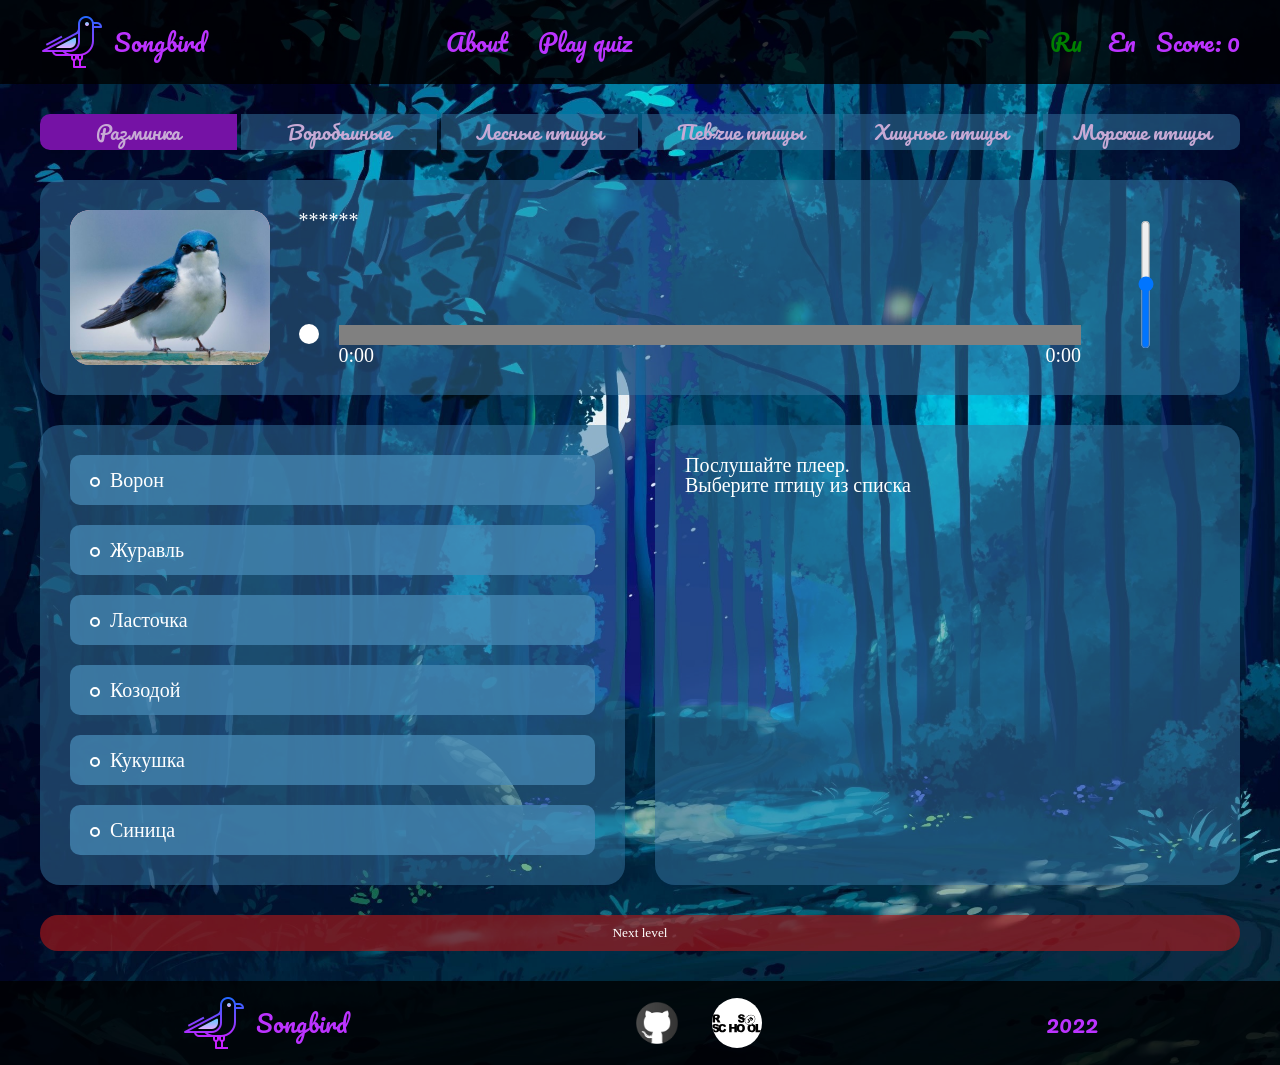
<file: game.html>
<!DOCTYPE html>
<html lang="en">
  <head>
	<meta charset="UTF-8">
	<meta http-equiv="X-UA-Compatible" content="IE=edge">
	<meta name="viewport" content="width=device-width, initial-scale=1.0">
	<link rel="stylesheet" href="css/main.min.css">
	<link rel="icon" href="img/favicon.png">
	<link href="https://fonts.googleapis.com/css2?family=Pacifico&display=swap" rel="stylesheet">
	<link href="https://fonts.googleapis.com/css2?family=Manrope:wght@500;700&display=swap" rel="stylesheet">
	<title>Guiz game</title>
</head>
  <body>
    <div class="wrapper">
    </div>
    <script src="js/app.js" type="module"></script>
  </body>
</html>
</file>
<file: css/main.min.css>
.bird-content__voices-wrapper,
.bird-content__description-wrapper {
  flex: 1 1 50%;
}

/* import reset */
* {
  padding: 0;
  margin: 0;
  border: 0;
}

*, *:before, *:after {
  -moz-box-sizing: border-box;
  -webkit-box-sizing: border-box;
  box-sizing: border-box;
}

:focus, :active {
  outline: none;
}

a:focus, a:active {
  outline: none;
}

nav, footer, header, aside, main {
  display: block;
}

html {
  font-size: 62.5%;
}

html, body {
  height: 100%;
  line-height: 1;
  -ms-text-size-adjust: 100%;
  -moz-text-size-adjust: 100%;
  -webkit-text-size-adjust: 100%;
}

input, button, textarea {
  font-family: inherit;
}

input::-ms-clear {
  display: none;
}

button {
  cursor: pointer;
}

button::-moz-focus-inner {
  padding: 0;
  border: 0;
}

a, a:visited {
  text-decoration: none;
}

a:hover {
  text-decoration: none;
}

ul li {
  list-style: none;
}

img {
  vertical-align: top;
}

h1, h2, h3, h4, h5, h6 {
  font-size: inherit;
  font-weight: inherit;
}

* a, * button {
  color: inherit;
}

/* /import reset */
@font-face {
  font-family: Aleo-bold-italic;
  font-display: swap;
  src: url("../fonts/Aleo-BoldItalic.woff2") format("woff2"), url("../fonts/Aleo-BoldItalic.woff") format("woff");
  font-weight: 700;
  font-style: normal;
}
@font-face {
  font-family: Aleo-regular-italic;
  font-display: swap;
  src: url("../fonts/Aleo-Italic.woff2") format("woff2"), url("../fonts/Aleo-Italic.woff") format("woff");
  font-weight: 400;
  font-style: italic;
}
@font-face {
  font-family: Aleo-regular;
  font-display: swap;
  src: url("../fonts/Aleo-Regular.woff2") format("woff2"), url("../fonts/Aleo-Regular.woff") format("woff");
  font-weight: 400;
  font-style: normal;
}
@font-face {
  font-family: Aleo-bold;
  font-display: swap;
  src: url("../fonts/Aleo-Bold.woff2") format("woff2"), url("../fonts/Aleo-Bold.woff") format("woff");
  font-weight: 700;
  font-style: normal;
}
@font-face {
  font-family: Magra-bold;
  font-display: swap;
  src: url("../fonts/Magra-Bold.woff2") format("woff2"), url("../fonts/Magra-Bold.woff") format("woff");
  font-weight: 700;
  font-style: normal;
}
@font-face {
  font-family: RedHatText-medium;
  font-display: swap;
  src: url("../fonts/RedHatText-Medium.woff2") format("woff2"), url("../fonts/RedHatText-Medium.woff") format("woff");
  font-weight: 500;
  font-style: normal;
}
@font-face {
  font-family: RedHatText-regular;
  font-display: swap;
  src: url("../fonts/RedHatText-Regular.woff2") format("woff2"), url("../fonts/RedHatText-Regular.woff") format("woff");
  font-weight: 400;
  font-style: normal;
}
/* import common */
html {
  color: #fff;
}

.wrapper {
  display: flex;
  flex-direction: column;
  min-height: 100%;
  background-image: url(./../img/bg.jpg);
  background-repeat: no-repeat;
  background-size: cover;
}

.main {
  flex: 1 0 auto;
}

.footer {
  flex: 0 0 auto;
}

._container {
  width: 100%;
  max-width: 1230px;
  padding: 0 15px;
  margin: 0 auto;
}

._ibg {
  position: relative;
  min-width: 400px;
  min-height: 250px;
}
@media (max-width: 991.98px) {
  ._ibg {
    min-height: 0;
    min-width: 0;
    flex: 1 0 30%;
    width: 150px;
  }
}
@media (max-width: 479.98px) {
  ._ibg {
    width: 155px;
    height: 130px;
    flex: 1 0 auto;
  }
}

._ibg img {
  width: 100%;
  height: 100%;
  position: absolute;
  top: 0;
  left: 0;
  object-fit: cover;
}

.text {
  font-size: 24px;
  line-height: 120%;
}

.title {
  font-size: 64px;
}

.sub-title {
  font-size: 62px;
  text-align: center;
  margin-bottom: 35px;
}

/* /import common */
/* import logo */
.logo {
  display: flex;
  justify-content: center;
  align-items: center;
  gap: 10px;
}
.logo__img {
  width: 64px;
  height: 64px;
}
@media (max-width: 550px) {
  .logo__img {
    width: 45px;
    height: 45px;
  }
}
@media (max-width: 430px) {
  .logo__text {
    display: none;
  }
}

/* /import logo */
/* import player */
.player {
  display: flex;
  gap: 20px;
}
.player__body {
  flex: 1 0 auto;
}
.play-button {
  height: 20px;
  width: 20px;
  border-radius: 50%;
  background-color: #fff;
}

.timebar {
  display: flex;
}

.player-time {
  display: flex;
  justify-content: space-between;
}
.timebar__inner {
  flex: 1 0 auto;
}

#timebar {
  width: 100%;
}

#volbar {
  transform: rotate(270deg) translateX(60px);
}
@media (max-width: 767.98px) {
  #volbar {
    width: 100px;
    transform: rotate(270deg) translateX(48px);
  }
}
@media (max-width: 550px) {
  #volbar {
    width: 80px;
    transform: rotate(270deg) translateX(40px);
  }
}
@media (max-width: 500px) {
  #volbar {
    width: 60px;
    transform: rotate(270deg) translateX(27px);
  }
}

/* /import player */
/* import button */
.button {
  width: 100%;
  padding: 10px 15px;
  position: relative;
  z-index: 5;
  border-radius: 20px;
  overflow: hidden;
  background-color: rgba(70, 136, 180, 0.6);
}
.button::after {
  content: "";
  position: absolute;
  top: 0;
  left: 0;
  width: 100%;
  height: 100%;
  background-color: inherit;
  opacity: 0.5;
  z-index: -1;
  transition: background-color 0.3s;
}
.button:hover::after {
  background-color: #69a0c4;
}
.button.inactive:hover::after {
  background-color: rgba(221, 30, 30, 0.5019607843);
}
.button__text {
  position: relative;
  z-index: 5;
  background-color: red;
}

.inactive {
  background-color: rgba(176, 24, 24, 0.5);
}

.lang-button {
  background-color: transparent;
  font-size: 24px;
  margin-right: 20px;
}
@media (max-width: 640px) {
  .lang-button {
    margin-right: 10px;
  }
}
@media (max-width: 550px) {
  .lang-button {
    font-size: 16px;
  }
}

.lang-button_active {
  color: green;
}

/* /import button */
/* import header */
.header {
  padding-top: 10px;
  padding-bottom: 10px;
  font-family: "Pacifico", coursive;
  color: #bc33ff;
  font-size: 24px;
  position: relative;
  margin-bottom: 30px;
}
.header::after {
  content: "";
  position: absolute;
  top: 0;
  left: 0;
  height: 100%;
  width: 100%;
  background-color: #000;
  opacity: 0.8;
}
@media (max-width: 550px) {
  .header {
    font-size: 16px;
  }
}
.header__container {
  display: flex;
  justify-content: flex-start;
  align-items: center;
  gap: normal;
  position: relative;
  z-index: 5;
}
@media (max-width: 767.98px) {
  .header__container {
    justify-content: space-between;
  }
}
.header__logo {
  margin-right: 20%;
}
@media (max-width: 767.98px) {
  .header__logo {
    margin-right: 0;
  }
}
.header__menu {
  margin-right: auto;
}
@media (max-width: 767.98px) {
  .header__menu {
    margin-right: 0;
  }
}
/* /import header */
/* import navigation */
.menu__list {
  display: flex;
  justify-content: center;
  align-items: center;
  gap: 30px;
}
@media (max-width: 630px) {
  .menu__list {
    gap: 15px;
  }
}
@media (max-width: 370px) {
  .menu__list {
    gap: 7px;
  }
}
/* /import navigation */
/* import footer */
.footer {
  padding-top: 10px;
  padding-bottom: 10px;
  font-family: "Pacifico", coursive;
  color: #bc33ff;
  font-size: 24px;
  position: relative;
}
.footer::after {
  content: "";
  position: absolute;
  top: 0;
  left: 0;
  height: 100%;
  width: 100%;
  background-color: #000;
  opacity: 0.8;
}
.footer__container {
  display: flex;
  justify-content: space-around;
  align-items: center;
  gap: normal;
  position: relative;
  z-index: 5;
}
.footer__menu {
  margin-right: auto;
}

.footer__socials {
  display: flex;
  gap: 30px;
}
@media (max-width: 430px) {
  .footer__socials {
    gap: 10px;
  }
}

.socials__icon {
  height: 50px;
  width: 50px;
}

.rs-icon {
  background-color: #fff;
  border-radius: 50%;
  overflow: hidden;
}

/* /import footer */
/* import about */
.main {
  margin-bottom: 40px;
}
.main > *:not(:last-child) {
  margin-bottom: 50px;
}

.story {
  font-family: "Manrope", sans-serif;
}
.greeting__body {
  display: flex;
  gap: 30px;
  position: relative;
  z-index: 1;
  padding: 30px;
  border-radius: 20px;
  overflow: hidden;
}
.greeting__body::before {
  content: "";
  height: 100%;
  width: 100%;
  position: absolute;
  top: 0;
  left: 0;
  background-color: #3776a1;
  opacity: 0.5;
  z-index: -1;
}

.greeting-text {
  padding: 30px;
  flex: 1 1 70%;
}
@media (max-width: 740px) {
  .greeting-text {
    padding: 0;
  }
}
.greeting-text > *:not(:last-child) {
  margin-bottom: 20px;
}
@media (max-width: 740px) {
  .greeting-text__title {
    font-size: 48px;
  }
}
@media (max-width: 740px) {
  .greeting-text__pres {
    font-size: 20px;
  }
}

.greeting-image {
  flex: 0 1 30%;
}
@media (max-width: 800px) {
  .greeting-image {
    flex-basis: 35%;
  }
}
@media (max-width: 600px) {
  .greeting-image {
    display: none;
  }
}
.greeting-image__img {
  width: 100%;
}

@media (max-width: 740px) {
  .birds-gallery__title {
    font-size: 48px;
  }
}

.gallery {
  display: flex;
  row-gap: 19px;
  flex-wrap: wrap;
  justify-content: space-between;
}

.gallery-card {
  flex: 0 1 32%;
  padding: 10px;
  position: relative;
  z-index: 1;
  padding: 20px;
  border-radius: 20px;
  overflow: hidden;
}
@media (max-width: 991.98px) {
  .gallery-card {
    flex-basis: 49%;
  }
}
@media (max-width: 500px) {
  .gallery-card {
    flex-basis: 100%;
  }
}
.gallery-card::before {
  content: "";
  height: 100%;
  width: 100%;
  position: absolute;
  top: 0;
  left: 0;
  background-color: #3776a1;
  opacity: 0.5;
  z-index: -1;
}
.gallery-card > *:not(:last-child) {
  margin-bottom: 10px;
}
.gallery-card:hover .gallery-card__hover {
  transform: translateY(0);
  opacity: 1;
}
.gallery-card__image {
  border-radius: 10px;
  overflow: hidden;
}
.gallery-card__img {
  width: 100%;
  height: 300px;
  object-fit: cover;
}
@media (max-width: 767.98px) {
  .gallery-card__img {
    height: 250px;
  }
}
@media (max-width: 650px) {
  .gallery-card__img {
    height: 200px;
  }
}
@media (max-width: 500px) {
  .gallery-card__img {
    height: 300px;
  }
}
.gallery-card__name {
  font-size: 30px;
}
.gallery-card__species {
  font-size: 20px;
}
.gallery-card__description {
  font-size: 16px;
  line-height: 120%;
}
.gallery-card__hover {
  padding: 35px;
  text-align: justify;
  display: flex;
  gap: 10px;
  justify-content: center;
  flex-direction: column;
  background-color: transparent;
  position: absolute;
  top: 0;
  left: 0;
  width: 100%;
  height: 100%;
  transform: translateY(100%);
  opacity: 0;
  transition: all 0.4s;
  z-index: 1;
  border-radius: 20px;
  overflow: hidden;
}
.gallery-card__hover::before {
  content: "";
  height: 100%;
  width: 100%;
  position: absolute;
  top: 0;
  left: 0;
  background-color: rgb(99, 89, 89);
  opacity: 0.5;
  z-index: -1;
}

.about-play-button {
  width: 100%;
  padding: 5px;
  background-color: red;
  border-radius: 20px;
  font-size: 16px;
  text-align: center;
  cursor: pointer;
}

/* /import about */
/* import game */
.quiz {
  font-size: 2rem;
  margin-bottom: 30px;
}
.quiz-type {
  display: flex;
  flex-wrap: wrap;
  gap: 4px;
  border-radius: 10px;
  overflow: hidden;
  position: relative;
  margin-bottom: 30px;
}
.quiz-type__item {
  display: flex;
  justify-content: center;
  align-items: center;
  position: relative;
  font-family: "Pacifico", coursive;
  color: #c7aad5;
  padding: 8px 12px;
  flex: 1 1 16%;
  text-align: center;
  white-space: nowrap;
  background-color: rgba(55, 118, 161, 0.5);
}

.quiz-type_active {
  background-color: #7512a5;
}

.bird-info {
  position: relative;
  z-index: 5;
  border-radius: 20px;
  overflow: hidden;
  margin-bottom: 30px;
}
.bird-info::before {
  content: "";
  position: absolute;
  top: 0;
  left: 0;
  width: 100%;
  height: 100%;
  background-color: #3776a1;
  opacity: 0.5;
}
.bird-info__wrapper {
  display: flex;
  justify-content: normal;
  align-items: normal;
  gap: 2.5%;
  position: relative;
  z-index: 5;
  padding: 30px;
}
@media (max-width: 767.98px) {
  .bird-info__wrapper {
    flex-direction: column;
    gap: 20px;
    padding: 15px;
  }
}
@media (max-width: 767.98px) {
  .bird-info__picture {
    align-self: center;
  }
}
.bird-info__body {
  display: flex;
  justify-content: space-between;
  align-items: normal;
  gap: normal;
  flex-grow: 1;
  flex-direction: column;
}
.bird-info__name {
  margin-bottom: 20px;
}
@media (max-width: 767.98px) {
  .bird-info__name {
    align-self: center;
  }
}
.bird-picture {
  width: 200px;
  height: 155px;
  background-color: lightpink;
  border-radius: 20px;
  overflow: hidden;
}
.bird-picture__img {
  height: 100%;
  width: 100%;
  object-fit: cover;
  object-position: center 22%;
}

.bird-content {
  display: flex;
  justify-content: space-between;
  align-items: normal;
  gap: 30px;
  margin-bottom: 30px;
}
@media (max-width: 1100px) {
  .bird-content {
    flex-direction: column;
  }
}

.bird-content__voices-wrapper,
.bird-content__description-wrapper {
  padding: 30px;
  position: relative;
  border-radius: 20px;
  overflow: hidden;
}
.bird-content__voices-wrapper::before,
.bird-content__description-wrapper::before {
  content: "";
  position: absolute;
  top: 0;
  left: 0;
  height: 100%;
  width: 100%;
  background-color: #3776a1;
  opacity: 0.5;
}

.bird-description__species {
  flex: 1 0 100%;
}

.voices,
.description {
  position: relative;
  z-index: 5;
}

.voices > *:not(:last-child) {
  margin-bottom: 20px;
}
.voices-item {
  padding: 15px 20px;
  position: relative;
}
.voices-item::before {
  content: "";
  position: absolute;
  top: 0;
  left: 0;
  width: 100%;
  height: 100%;
  opacity: 0.75;
  background-color: #4688b4;
  border-radius: 10px;
  z-index: -1;
  transition: background-color 0.3s;
}
.voices-item:hover::before {
  background-color: #69a0c4;
}
.voices-item:hover {
  cursor: pointer;
}
.voices-item__icon {
  display: inline-block;
  height: 10px;
  width: 10px;
  margin-right: 10px;
  border: 2px solid white;
  border-radius: 50%;
}
.voices-item__icon_right {
  background-color: #13ba13;
  border: 0px;
}
.voices-item__icon_wrong {
  background-color: #9d0000;
  border: 0px;
}

.bird-win {
  position: relative;
  z-index: 5;
  padding: 64px 32px;
}
.bird-win::before {
  content: "";
  position: absolute;
  top: 0;
  left: 0;
  width: 100%;
  height: 100%;
  opacity: 0.5;
  background-color: #3776a1;
  opacity: 0.5;
  border-radius: 10px;
  z-index: -1;
}
.bird-win__text {
  text-align: center;
  margin-bottom: 90px;
}
.bird-win__title {
  margin-bottom: 20px;
}
@media (max-width: 500px) {
  .bird-win__title {
    font-size: 32px;
  }
}
.bird-win__button {
  padding: 20px 15px;
  text-align: center;
}

.coll {
  flex-direction: column;
  flex-wrap: wrap;
}
.coll > *:not(:last-child) {
  margin-bottom: 20px;
}

/* /import game */
</file>
